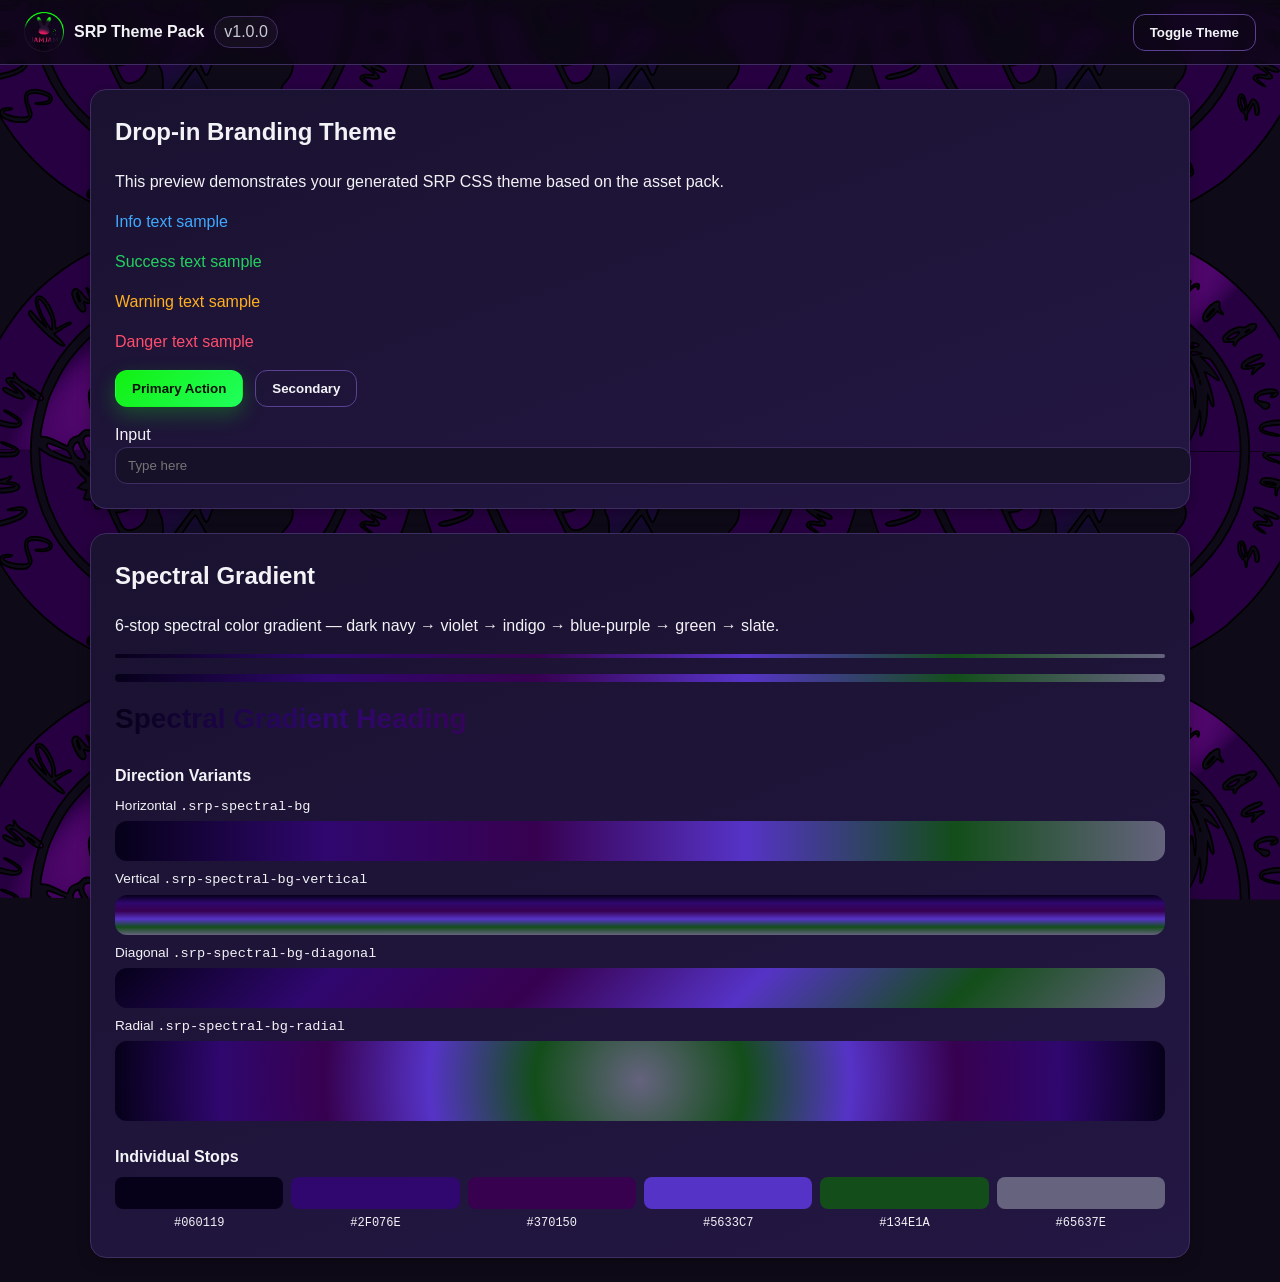
<file: srp-css-theme-pack/index.html>
<!doctype html>
<html lang="en" data-theme="srp-dark">
  <head>
    <meta charset="utf-8" />
    <meta name="viewport" content="width=device-width,initial-scale=1" />
    <title>SRP Theme Pack Preview</title>
    <link rel="stylesheet" href="./css/srp-theme.css" />
  </head>
  <body class="srp-background">
    <header class="srp-topbar">
      <div class="srp-brand">
        <img class="srp-brand-logo" src="./assets/logo-primary.svg" alt="SRP logo" />
        <p class="srp-brand-title">SRP Theme Pack</p>
        <span class="srp-badge">v1.0.0</span>
      </div>
      <button class="srp-btn srp-btn-secondary" id="toggle-theme">Toggle Theme</button>
    </header>

    <main class="srp-container">
      <!-- Existing theme demo -->
      <section class="srp-card">
        <h1 style="margin-top:0">Drop-in Branding Theme</h1>
        <p>
          This preview demonstrates your generated SRP CSS theme based on the asset pack.
        </p>
        <p class="srp-status-info">Info text sample</p>
        <p class="srp-status-success">Success text sample</p>
        <p class="srp-status-warning">Warning text sample</p>
        <p class="srp-status-danger">Danger text sample</p>

        <div style="display:flex; gap:0.75rem; flex-wrap:wrap; margin:1rem 0;">
          <button class="srp-btn srp-btn-primary">Primary Action</button>
          <button class="srp-btn srp-btn-secondary">Secondary</button>
        </div>

        <label for="demo-input">Input</label>
        <input id="demo-input" class="srp-input" placeholder="Type here" />
      </section>

      <!-- Spectral Gradient Demo -->
      <section class="srp-card" style="margin-top: 1.5rem;">
        <h2 style="margin-top:0">Spectral Gradient</h2>
        <p class="srp-text-muted">
          6-stop spectral color gradient — dark navy → violet → indigo → blue-purple → green → slate.
        </p>

        <!-- Full-width bar -->
        <div class="srp-spectral-bar" style="margin: 1rem 0;"></div>

        <!-- Banner strip -->
        <div class="srp-spectral-banner" style="margin: 1rem 0;"></div>

        <!-- Gradient text -->
        <h3 class="srp-spectral-text" style="font-size: 1.75rem; margin: 1rem 0;">
          Spectral Gradient Heading
        </h3>

        <!-- Direction variants -->
        <h4 style="margin: 1.5rem 0 0.5rem;">Direction Variants</h4>

        <div style="margin: 0.5rem 0;">
          <p class="srp-text-muted" style="margin: 0 0 0.25rem; font-size: 0.85rem;">Horizontal <code>.srp-spectral-bg</code></p>
          <div class="srp-spectral-bg" style="height: 40px; border-radius: var(--srp-radius-md);"></div>
        </div>

        <div style="margin: 0.5rem 0;">
          <p class="srp-text-muted" style="margin: 0 0 0.25rem; font-size: 0.85rem;">Vertical <code>.srp-spectral-bg-vertical</code></p>
          <div class="srp-spectral-bg-vertical" style="height: 40px; border-radius: var(--srp-radius-md);"></div>
        </div>

        <div style="margin: 0.5rem 0;">
          <p class="srp-text-muted" style="margin: 0 0 0.25rem; font-size: 0.85rem;">Diagonal <code>.srp-spectral-bg-diagonal</code></p>
          <div class="srp-spectral-bg-diagonal" style="height: 40px; border-radius: var(--srp-radius-md);"></div>
        </div>

        <div style="margin: 0.5rem 0;">
          <p class="srp-text-muted" style="margin: 0 0 0.25rem; font-size: 0.85rem;">Radial <code>.srp-spectral-bg-radial</code></p>
          <div class="srp-spectral-bg-radial" style="height: 80px; border-radius: var(--srp-radius-md);"></div>
        </div>

        <!-- Individual stops -->
        <h4 style="margin: 1.5rem 0 0.5rem;">Individual Stops</h4>
        <div style="display: flex; gap: 0.5rem; flex-wrap: wrap;">
          <div style="flex: 1; min-width: 80px; text-align: center;">
            <div class="bg-spectral-stop-0" style="height: 32px; border-radius: var(--srp-radius-sm);"></div>
            <code style="font-size: 0.75rem;">#060119</code>
          </div>
          <div style="flex: 1; min-width: 80px; text-align: center;">
            <div class="bg-spectral-stop-1" style="height: 32px; border-radius: var(--srp-radius-sm);"></div>
            <code style="font-size: 0.75rem;">#2F076E</code>
          </div>
          <div style="flex: 1; min-width: 80px; text-align: center;">
            <div class="bg-spectral-stop-2" style="height: 32px; border-radius: var(--srp-radius-sm);"></div>
            <code style="font-size: 0.75rem;">#370150</code>
          </div>
          <div style="flex: 1; min-width: 80px; text-align: center;">
            <div class="bg-spectral-stop-3" style="height: 32px; border-radius: var(--srp-radius-sm);"></div>
            <code style="font-size: 0.75rem;">#5633C7</code>
          </div>
          <div style="flex: 1; min-width: 80px; text-align: center;">
            <div class="bg-spectral-stop-4" style="height: 32px; border-radius: var(--srp-radius-sm);"></div>
            <code style="font-size: 0.75rem;">#134E1A</code>
          </div>
          <div style="flex: 1; min-width: 80px; text-align: center;">
            <div class="bg-spectral-stop-5" style="height: 32px; border-radius: var(--srp-radius-sm);"></div>
            <code style="font-size: 0.75rem;">#65637E</code>
          </div>
        </div>
      </section>
    </main>

    <script src="./js/srp-theme.js"></script>
    <script>
      SRPTheme.initTheme("srp-dark");
      document.getElementById("toggle-theme").addEventListener("click", () => {
        const mode = SRPTheme.toggleTheme();
        console.debug("[SRP_THEME_PREVIEW] toggled to", mode);
      });
    </script>
  </body>
</html>
</file>
<file: srp-css-theme-pack/css/srp-theme.css>
/*
  SRP Theme Pack
  Version: 1.0.0
  Notes:
  - Drop-in CSS variables + component styles
  - Designed from provided SRP brand assets (green accent + dark purple base)
  - Debug-friendly: obvious variable names and comments
*/

:root,
[data-theme="srp-dark"] {
  /* Core palette */
  --srp-bg: #0f0a18;
  --srp-bg-elev-1: #161028;
  --srp-bg-elev-2: #21163a;
  --srp-surface: #1a1230;
  --srp-surface-2: #231743;

  --srp-text: #f3f3f7;
  --srp-text-muted: #c8c9d4;
  --srp-text-subtle: #9698ab;

  --srp-primary: #12f012;
  --srp-primary-strong: #1fff5b;
  --srp-primary-soft: #7bff9a;
  --srp-primary-contrast: #041105;

  --srp-secondary: #7a2fff;
  --srp-accent: #00d1ff;

  --srp-border: #3d2d61;
  --srp-border-strong: #5a4191;

  --srp-success: #23d160;
  --srp-warning: #ffb020;
  --srp-danger: #ff4d6d;
  --srp-info: #3fa8ff;

  /* Motion + spacing + shape */
  --srp-radius-sm: 8px;
  --srp-radius-md: 12px;
  --srp-radius-lg: 16px;
  --srp-radius-xl: 24px;

  --srp-space-1: 0.25rem;
  --srp-space-2: 0.5rem;
  --srp-space-3: 0.75rem;
  --srp-space-4: 1rem;
  --srp-space-5: 1.5rem;
  --srp-space-6: 2rem;

  --srp-shadow-1: 0 4px 14px rgba(0, 0, 0, 0.30);
  --srp-shadow-2: 0 10px 28px rgba(0, 0, 0, 0.40);

  --srp-transition-fast: 150ms ease;
  --srp-transition-base: 250ms ease;

  /* Optional background images */
  --srp-bg-image: url("../assets/background.svg");
  --srp-overlay-image: url("../assets/overlay.png");
}

/* Optional light flavor while preserving brand identity */
[data-theme="srp-light"] {
  --srp-bg: #f5f6fb;
  --srp-bg-elev-1: #ffffff;
  --srp-bg-elev-2: #f0ecff;
  --srp-surface: #ffffff;
  --srp-surface-2: #f5f0ff;

  --srp-text: #1a1030;
  --srp-text-muted: #4c4567;
  --srp-text-subtle: #6c6692;

  --srp-primary: #0ecf4d;
  --srp-primary-strong: #0aba42;
  --srp-primary-soft: #7cf2a4;
  --srp-primary-contrast: #ffffff;

  --srp-secondary: #6a3be6;
  --srp-accent: #0f8edb;

  --srp-border: #dbd5f0;
  --srp-border-strong: #bcb0e0;

  --srp-shadow-1: 0 4px 14px rgba(32, 20, 60, 0.10);
  --srp-shadow-2: 0 10px 28px rgba(32, 20, 60, 0.18);
}

/* Global base */
html,
body {
  margin: 0;
  padding: 0;
  background: var(--srp-bg);
  color: var(--srp-text);
  font-family: Inter, "Segoe UI", Roboto, Helvetica, Arial, sans-serif;
  line-height: 1.5;
}

body.srp-background {
  background-image: var(--srp-bg-image);
  background-size: cover;
  background-position: center;
  background-attachment: fixed;
}

a {
  color: var(--srp-accent);
  text-decoration: none;
}
a:hover {
  text-decoration: underline;
}

/* Reusable layout container */
.srp-container {
  width: min(1100px, 92vw);
  margin-inline: auto;
  padding: var(--srp-space-5);
}

/* Cards */
.srp-card {
  background: linear-gradient(160deg, var(--srp-surface), var(--srp-surface-2));
  border: 1px solid var(--srp-border);
  border-radius: var(--srp-radius-lg);
  box-shadow: var(--srp-shadow-1);
  padding: var(--srp-space-5);
}

/* Buttons */
.srp-btn {
  appearance: none;
  border: 1px solid transparent;
  border-radius: var(--srp-radius-md);
  padding: 0.625rem 1rem;
  font-weight: 600;
  cursor: pointer;
  transition: transform var(--srp-transition-fast), box-shadow var(--srp-transition-fast), background var(--srp-transition-base);
}

.srp-btn:active {
  transform: translateY(1px);
}

.srp-btn-primary {
  background: linear-gradient(135deg, var(--srp-primary), var(--srp-primary-strong));
  color: var(--srp-primary-contrast);
  box-shadow: 0 8px 20px rgba(18, 240, 18, 0.25);
}

.srp-btn-primary:hover {
  filter: brightness(1.05);
}

.srp-btn-secondary {
  background: transparent;
  border-color: var(--srp-border-strong);
  color: var(--srp-text);
}

.srp-btn-secondary:hover {
  background: rgba(122, 47, 255, 0.12);
}

/* Forms */
.srp-input,
.srp-select,
.srp-textarea {
  width: 100%;
  border: 1px solid var(--srp-border);
  border-radius: var(--srp-radius-md);
  background: var(--srp-bg-elev-1);
  color: var(--srp-text);
  padding: 0.625rem 0.75rem;
  outline: none;
  transition: border-color var(--srp-transition-fast), box-shadow var(--srp-transition-fast);
}

.srp-input:focus,
.srp-select:focus,
.srp-textarea:focus {
  border-color: var(--srp-primary);
  box-shadow: 0 0 0 3px rgba(18, 240, 18, 0.20);
}

/* Topbar / branding */
.srp-topbar {
  display: flex;
  align-items: center;
  justify-content: space-between;
  gap: var(--srp-space-4);
  padding: var(--srp-space-3) var(--srp-space-5);
  border-bottom: 1px solid var(--srp-border);
  background: rgba(12, 8, 20, 0.72);
  backdrop-filter: blur(8px);
}

.srp-brand {
  display: inline-flex;
  align-items: center;
  gap: 0.625rem;
}

.srp-brand-logo {
  width: 40px;
  height: 40px;
  object-fit: contain;
}

.srp-brand-title {
  margin: 0;
  font-size: 1rem;
  font-weight: 700;
}

/* Utility badges */
.srp-badge {
  display: inline-flex;
  align-items: center;
  border: 1px solid var(--srp-border);
  border-radius: 999px;
  padding: 0.2rem 0.55rem;
  color: var(--srp-text-muted);
  background: rgba(255, 255, 255, 0.03);
}

/* Status helpers */
.srp-status-success { color: var(--srp-success); }
.srp-status-warning { color: var(--srp-warning); }
.srp-status-danger  { color: var(--srp-danger); }
.srp-status-info    { color: var(--srp-info); }

/* Debug helper class (safe to remove) */
.srp-debug-outline * {
  outline: 1px dashed rgba(63, 168, 255, 0.35);
  outline-offset: 2px;
}

/* ============================================================
   Spectral Gradient
   6-stop gradient: dark navy → violet → indigo → blue-purple → green → slate
   ============================================================ */

/* CSS custom properties for the spectral stops */
:root,
[data-theme="srp-dark"] {
  --srp-spectral-0: #060119;
  --srp-spectral-1: #2F076E;
  --srp-spectral-2: #370150;
  --srp-spectral-3: #5633C7;
  --srp-spectral-4: #134E1A;
  --srp-spectral-5: #65637E;
}

/* Full gradient background utility */
.srp-spectral-bg {
  background: linear-gradient(
    90deg,
    var(--srp-spectral-0) 0%,
    var(--srp-spectral-1) 20%,
    var(--srp-spectral-2) 40%,
    var(--srp-spectral-3) 60%,
    var(--srp-spectral-4) 80%,
    var(--srp-spectral-5) 100%
  );
}

/* Gradient as a thin accent bar */
.srp-spectral-bar {
  height: 4px;
  background: linear-gradient(
    90deg,
    var(--srp-spectral-0) 0%,
    var(--srp-spectral-1) 20%,
    var(--srp-spectral-2) 40%,
    var(--srp-spectral-3) 60%,
    var(--srp-spectral-4) 80%,
    var(--srp-spectral-5) 100%
  );
  border-radius: var(--srp-radius-sm);
}

/* Gradient as a thick banner strip */
.srp-spectral-banner {
  height: 8px;
  background: linear-gradient(
    90deg,
    var(--srp-spectral-0) 0%,
    var(--srp-spectral-1) 20%,
    var(--srp-spectral-2) 40%,
    var(--srp-spectral-3) 60%,
    var(--srp-spectral-4) 80%,
    var(--srp-spectral-5) 100%
  );
  border-radius: var(--srp-radius-md);
}

/* Gradient text (for headings) */
.srp-spectral-text {
  background: linear-gradient(
    90deg,
    var(--srp-spectral-0) 0%,
    var(--srp-spectral-1) 20%,
    var(--srp-spectral-2) 40%,
    var(--srp-spectral-3) 60%,
    var(--srp-spectral-4) 80%,
    var(--srp-spectral-5) 100%
  );
  -webkit-background-clip: text;
  background-clip: text;
  -webkit-text-fill-color: transparent;
  color: transparent;
}

/* Vertical gradient variant */
.srp-spectral-bg-vertical {
  background: linear-gradient(
    180deg,
    var(--srp-spectral-0) 0%,
    var(--srp-spectral-1) 20%,
    var(--srp-spectral-2) 40%,
    var(--srp-spectral-3) 60%,
    var(--srp-spectral-4) 80%,
    var(--srp-spectral-5) 100%
  );
}

/* Diagonal gradient variant */
.srp-spectral-bg-diagonal {
  background: linear-gradient(
    135deg,
    var(--srp-spectral-0) 0%,
    var(--srp-spectral-1) 20%,
    var(--srp-spectral-2) 40%,
    var(--srp-spectral-3) 60%,
    var(--srp-spectral-4) 80%,
    var(--srp-spectral-5) 100%
  );
}

/* Radial gradient variant */
.srp-spectral-bg-radial {
  background: radial-gradient(
    circle at center,
    var(--srp-spectral-5) 0%,
    var(--srp-spectral-4) 20%,
    var(--srp-spectral-3) 40%,
    var(--srp-spectral-2) 60%,
    var(--srp-spectral-1) 80%,
    var(--srp-spectral-0) 100%
  );
}

/* Individual stop utilities for custom compositions */
.spectral-stop-0 { color: var(--srp-spectral-0); }
.spectral-stop-1 { color: var(--srp-spectral-1); }
.spectral-stop-2 { color: var(--srp-spectral-2); }
.spectral-stop-3 { color: var(--srp-spectral-3); }
.spectral-stop-4 { color: var(--srp-spectral-4); }
.spectral-stop-5 { color: var(--srp-spectral-5); }

.bg-spectral-stop-0 { background-color: var(--srp-spectral-0); }
.bg-spectral-stop-1 { background-color: var(--srp-spectral-1); }
.bg-spectral-stop-2 { background-color: var(--srp-spectral-2); }
.bg-spectral-stop-3 { background-color: var(--srp-spectral-3); }
.bg-spectral-stop-4 { background-color: var(--srp-spectral-4); }
.bg-spectral-stop-5 { background-color: var(--srp-spectral-5); }
</file>
